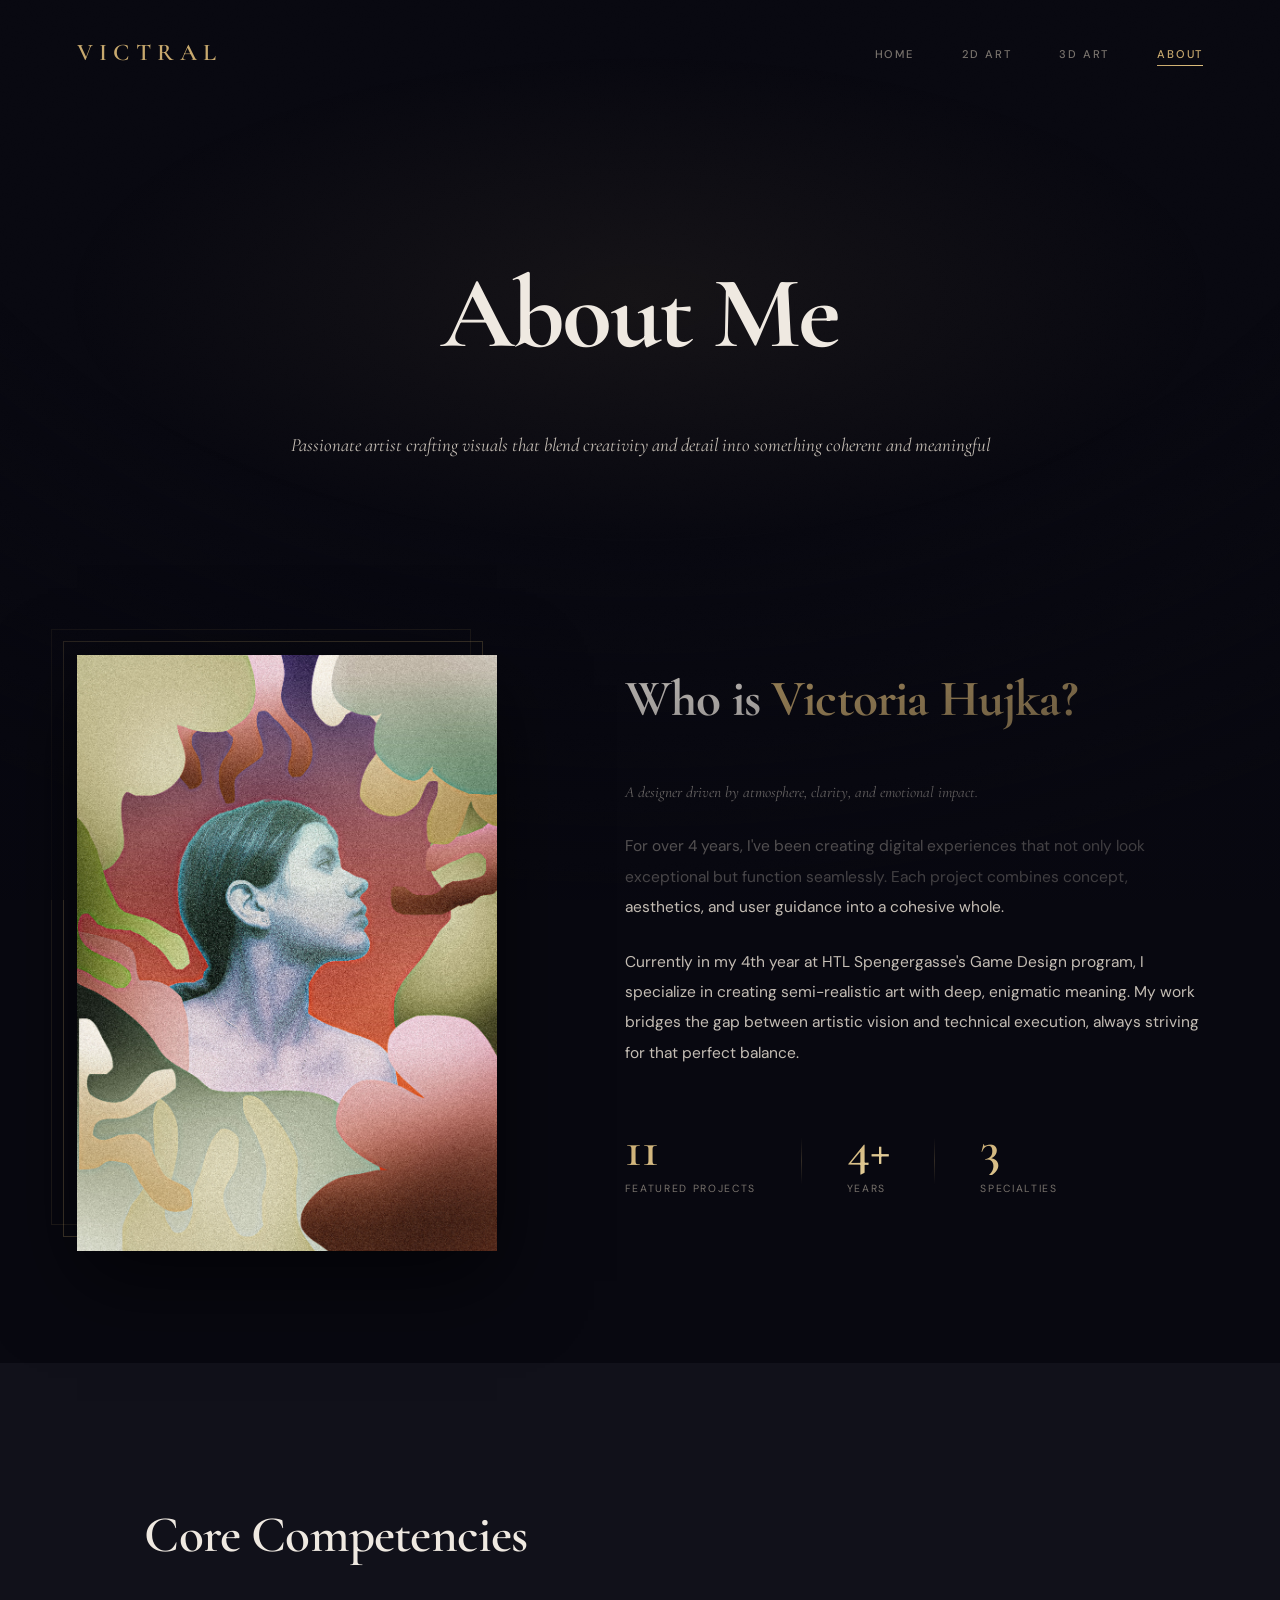
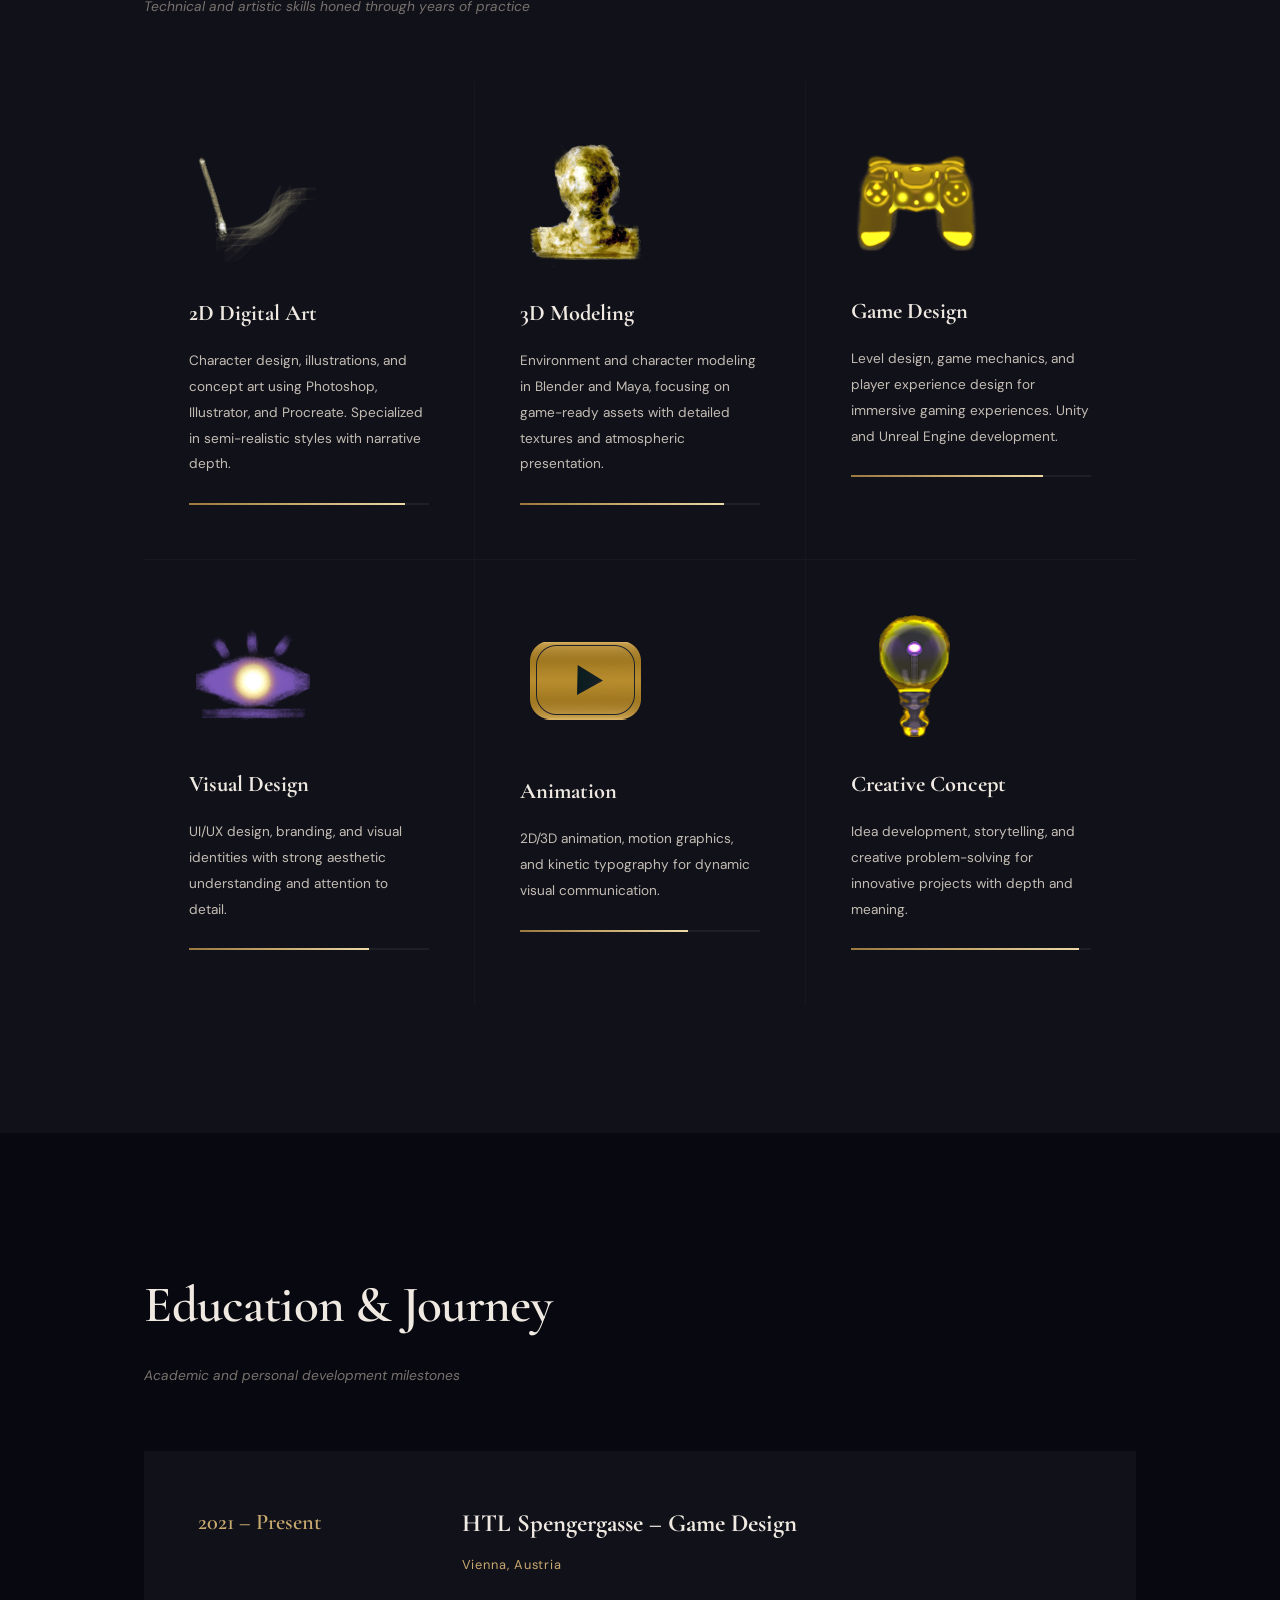
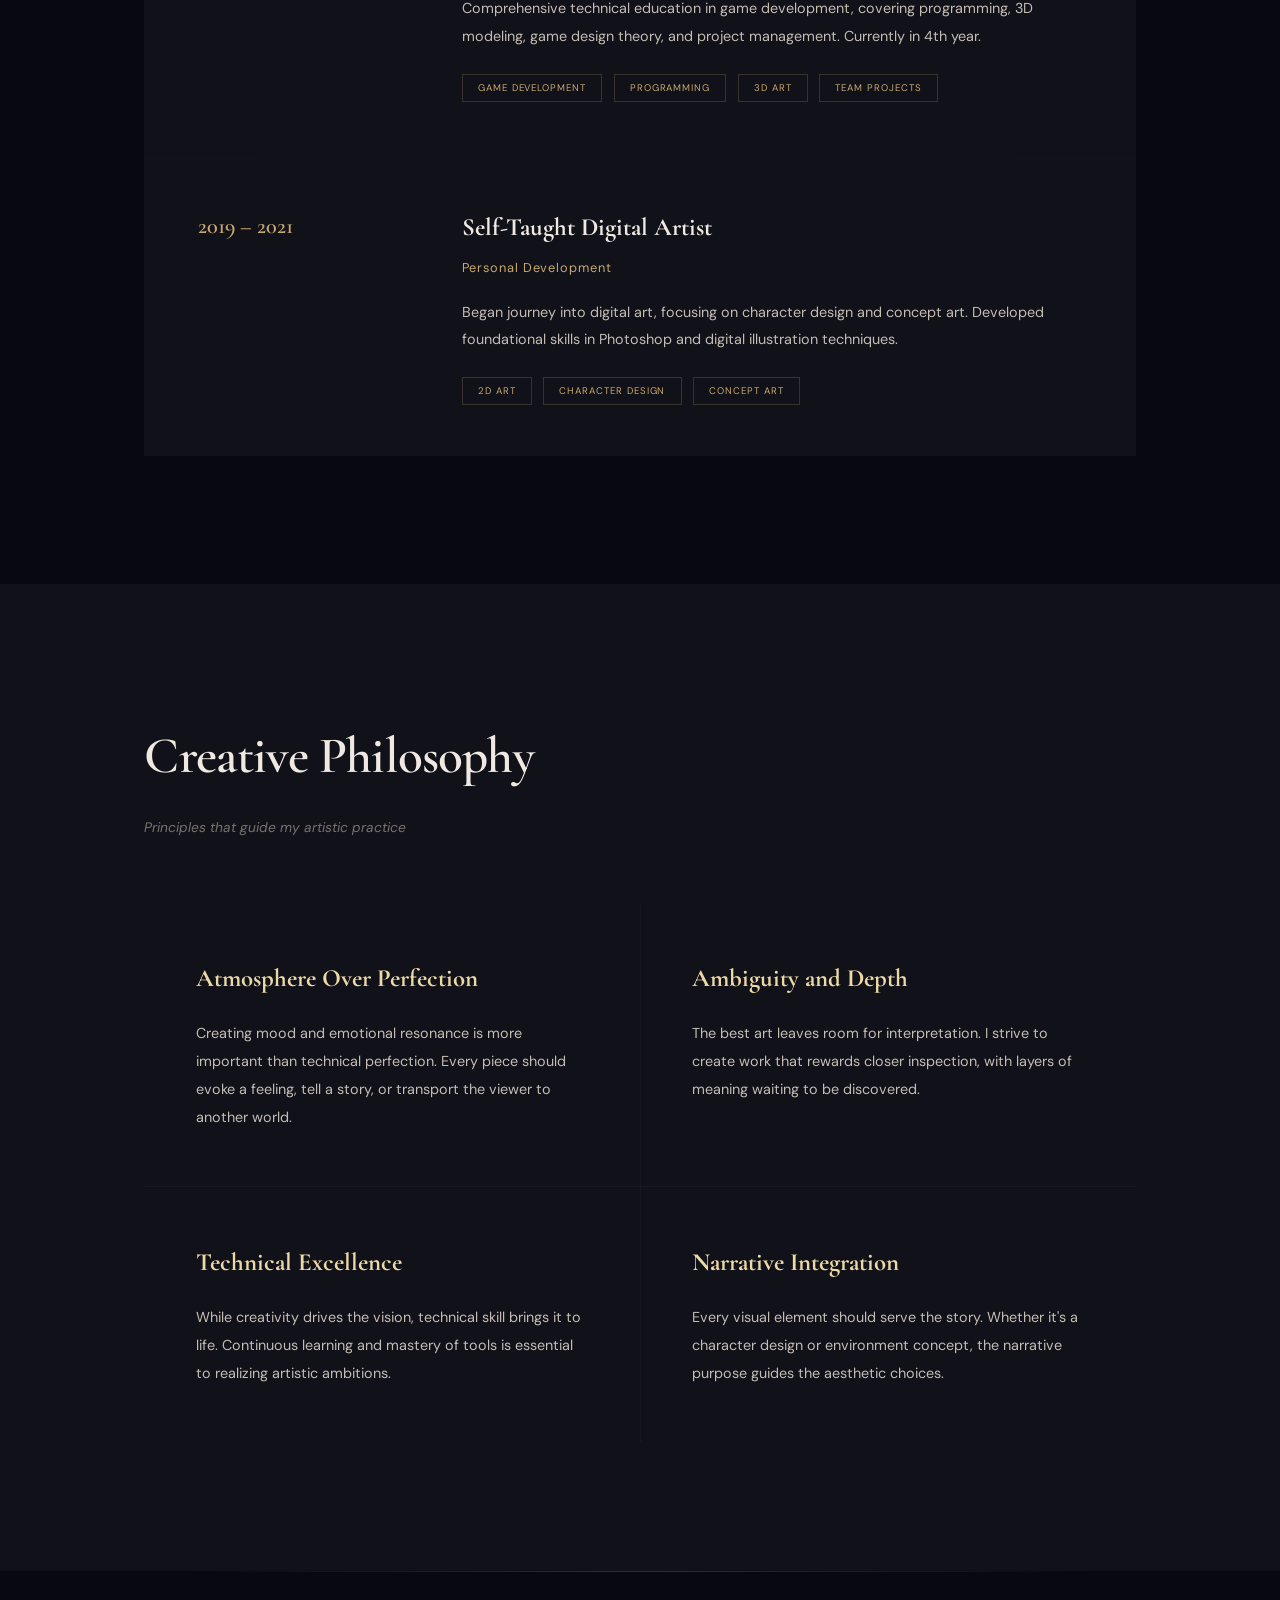
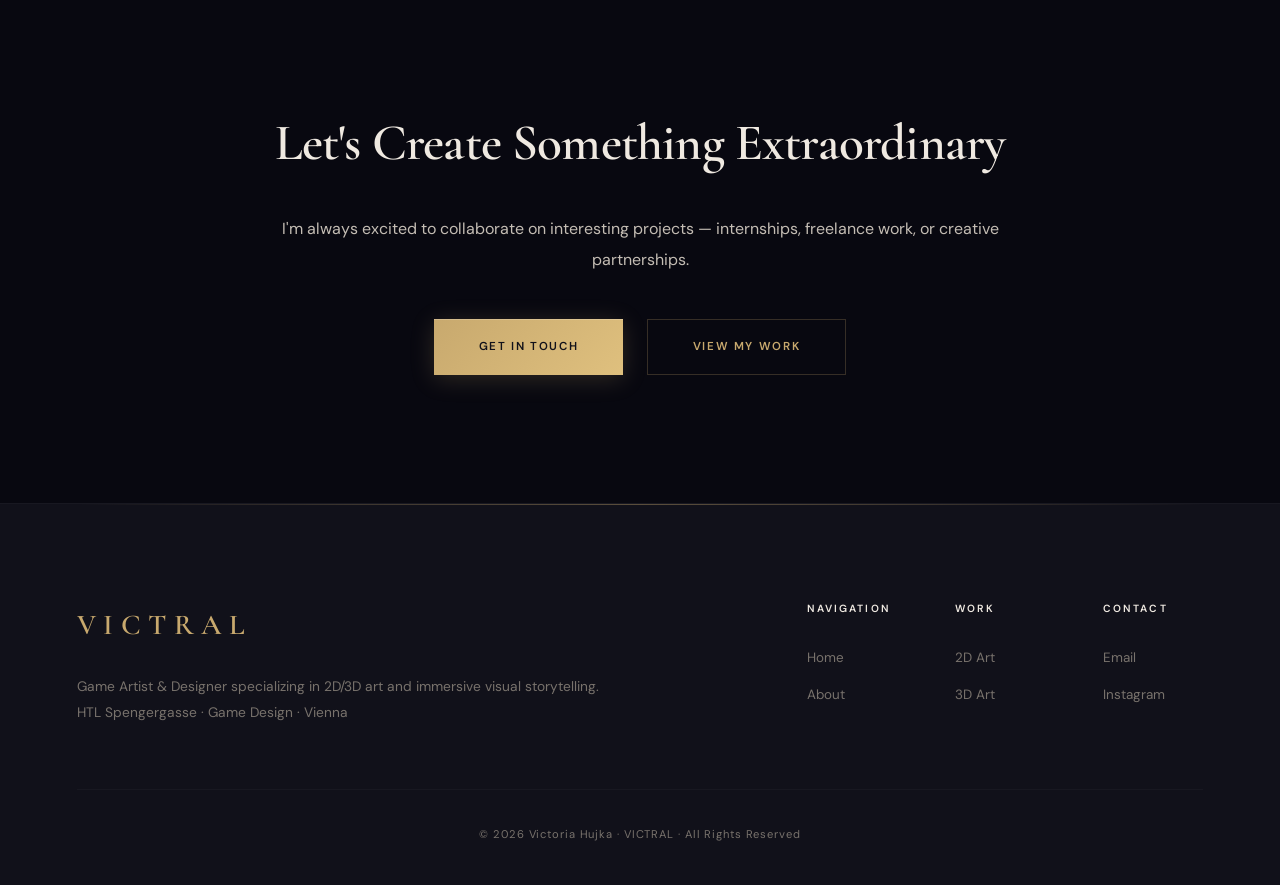
<file: about.html>
<!DOCTYPE html>
<html lang="en">
<head>
    <meta charset="UTF-8">
    <meta name="viewport" content="width=device-width, initial-scale=1.0">
    <title>About — Victoria Hujka</title>
    <link href="https://fonts.googleapis.com/css2?family=Cormorant+Garamond:ital,wght@0,300;0,400;0,600;0,700;1,300;1,400&family=DM+Sans:wght@300;400;500;600&display=swap" rel="stylesheet">
    <link rel="stylesheet" href="styles.css">
</head>
<body>
    <nav id="navbar">
        <div class="nav-container">
            <a href="index.html" class="logo">VICTRAL</a>
            <ul class="nav-menu">
                <li><a href="index.html" class="nav-link">Home</a></li>
                <li><a href="2d-art.html" class="nav-link">2D Art</a></li>
                <li><a href="3d-art.html" class="nav-link">3D Art</a></li>
                <li><a href="about.html" class="nav-link active">About</a></li>
            </ul>
            <button class="nav-toggle" id="navToggle"><span></span><span></span><span></span></button>
        </div>
    </nav>

    <section class="about-hero">
        <div class="about-hero-content">
            <h1>About Me</h1>
            <p class="about-tagline">Passionate artist crafting visuals that blend creativity and detail into something coherent and meaningful</p>
        </div>
    </section>

    <section class="about-main">
        <div class="about-container">
            <div class="about-grid">
                <div class="about-image-section">
                    <div class="about-image-frame">
                        <img src="portrait.jpeg" alt="Victoria Hujka" class="about-portrait">
                    </div>
                </div>

                <div class="about-text-section">
                    <h2>Who is <span class="text-accent">Victoria Hujka?</span></h2>
                    <p class="about-lead">A designer driven by atmosphere, clarity, and emotional impact.</p>
                    <p>For over 4 years, I've been creating digital experiences that not only look exceptional but function seamlessly. Each project combines concept, aesthetics, and user guidance into a cohesive whole.</p>
                    <p>Currently in my 4th year at HTL Spengergasse's Game Design program, I specialize in creating semi-realistic art with deep, enigmatic meaning. My work bridges the gap between artistic vision and technical execution, always striving for that perfect balance.</p>

                    <div class="about-stats">
                        <div class="about-stat">
                            <span class="stat-num">11</span>
                            <span class="stat-lbl">Featured Projects</span>
                        </div>
                        <div class="stat-divider"></div>
                        <div class="about-stat">
                            <span class="stat-num">4+</span>
                            <span class="stat-lbl">Years</span>
                        </div>
                        <div class="stat-divider"></div>
                        <div class="about-stat">
                            <span class="stat-num">3</span>
                            <span class="stat-lbl">Specialties</span>
                        </div>
                    </div>
                </div>
            </div>
        </div>
    </section>

    <section class="skills-deep-dive">
        <div class="skills-container container">
            <h2 class="section-title">Core Competencies</h2>
            <p class="section-subtitle">Technical and artistic skills honed through years of practice</p>
            <div class="skills-grid-detailed">
                <div class="skill-detail-card"><span class="skill-detail-icon"><img src="2dpainticon.png" alt="2D Art Icon"></span><h3>2D Digital Art</h3><p>Character design, illustrations, and concept art using Photoshop, Illustrator, and Procreate. Specialized in semi-realistic styles with narrative depth.</p><div class="skill-proficiency"><div class="proficiency-bar" style="width:90%"></div></div></div>
                <div class="skill-detail-card"><span class="skill-detail-icon"><img src="3dicon.png" alt="3D Modeling Icon"></span><h3>3D Modeling</h3><p>Environment and character modeling in Blender and Maya, focusing on game-ready assets with detailed textures and atmospheric presentation.</p><div class="skill-proficiency"><div class="proficiency-bar" style="width:85%"></div></div></div>
                <div class="skill-detail-card"><span class="skill-detail-icon"><img src="gamedesign.png" alt="Game Design Icon"></span><h3>Game Design</h3><p>Level design, game mechanics, and player experience design for immersive gaming experiences. Unity and Unreal Engine development.</p><div class="skill-proficiency"><div class="proficiency-bar" style="width:80%"></div></div></div>
                <div class="skill-detail-card"><span class="skill-detail-icon"><img src="visualdesign.png" alt="Visual Design Icon"></span><h3>Visual Design</h3><p>UI/UX design, branding, and visual identities with strong aesthetic understanding and attention to detail.</p><div class="skill-proficiency"><div class="proficiency-bar" style="width:75%"></div></div></div>
                <div class="skill-detail-card"><span class="skill-detail-icon"><img src="animation_icon.png" alt="Animation Icon"></span><h3>Animation</h3><p>2D/3D animation, motion graphics, and kinetic typography for dynamic visual communication.</p><div class="skill-proficiency"><div class="proficiency-bar" style="width:70%"></div></div></div>
                <div class="skill-detail-card"><span class="skill-detail-icon"><img src="visualconcept.png" alt="Creative Concept Icon"></span><h3>Creative Concept</h3><p>Idea development, storytelling, and creative problem-solving for innovative projects with depth and meaning.</p><div class="skill-proficiency"><div class="proficiency-bar" style="width:95%"></div></div></div>
            </div>
        </div>
    </section>

    <section class="education-experience">
        <div class="education-container container">
            <h2 class="section-title">Education &amp; Journey</h2>
            <p class="section-subtitle">Academic and personal development milestones</p>
            <div class="timeline">
                <div class="timeline-item">
                    <div class="timeline-date">2021 – Present</div>
                    <div class="timeline-content">
                        <h3>HTL Spengergasse – Game Design</h3>
                        <p class="timeline-location">Vienna, Austria</p>
                        <p class="timeline-description">Comprehensive technical education in game development, covering programming, 3D modeling, game design theory, and project management. Currently in 4th year.</p>
                        <div class="timeline-tags"><span class="timeline-tag">Game Development</span><span class="timeline-tag">Programming</span><span class="timeline-tag">3D Art</span><span class="timeline-tag">Team Projects</span></div>
                    </div>
                </div>
                <div class="timeline-item">
                    <div class="timeline-date">2019 – 2021</div>
                    <div class="timeline-content">
                        <h3>Self-Taught Digital Artist</h3>
                        <p class="timeline-location">Personal Development</p>
                        <p class="timeline-description">Began journey into digital art, focusing on character design and concept art. Developed foundational skills in Photoshop and digital illustration techniques.</p>
                        <div class="timeline-tags"><span class="timeline-tag">2D Art</span><span class="timeline-tag">Character Design</span><span class="timeline-tag">Concept Art</span></div>
                    </div>
                </div>
            </div>
        </div>
    </section>

    <section class="creative-philosophy">
        <div class="philosophy-container container">
            <h2 class="section-title">Creative Philosophy</h2>
            <p class="section-subtitle">Principles that guide my artistic practice</p>
            <div class="philosophy-grid">
                <div class="philosophy-item"><h3>Atmosphere Over Perfection</h3><p>Creating mood and emotional resonance is more important than technical perfection. Every piece should evoke a feeling, tell a story, or transport the viewer to another world.</p></div>
                <div class="philosophy-item"><h3>Ambiguity and Depth</h3><p>The best art leaves room for interpretation. I strive to create work that rewards closer inspection, with layers of meaning waiting to be discovered.</p></div>
                <div class="philosophy-item"><h3>Technical Excellence</h3><p>While creativity drives the vision, technical skill brings it to life. Continuous learning and mastery of tools is essential to realizing artistic ambitions.</p></div>
                <div class="philosophy-item"><h3>Narrative Integration</h3><p>Every visual element should serve the story. Whether it's a character design or environment concept, the narrative purpose guides the aesthetic choices.</p></div>
            </div>
        </div>
    </section>

    <section class="cta-section">
        <div class="cta-content">
            <h2>Let's Create Something Extraordinary</h2>
            <p>I'm always excited to collaborate on interesting projects — internships, freelance work, or creative partnerships.</p>
            <div class="cta-buttons">
                <a href="index.html#contact" class="btn-primary">Get in Touch</a>
                <a href="index.html" class="btn-ghost">View My Work</a>
            </div>
        </div>
    </section>

    <footer>
        <div class="footer-inner">
            <div class="footer-brand">
                <span class="footer-logo">VICTRAL</span>
                <p>Game Artist &amp; Designer specializing in 2D/3D art and immersive visual storytelling.<br>HTL Spengergasse · Game Design · Vienna</p>
            </div>
            <div class="footer-nav">
                <div class="footer-col"><h5>Navigation</h5><a href="index.html">Home</a><a href="about.html">About</a></div>
                <div class="footer-col"><h5>Work</h5><a href="2d-art.html">2D Art</a><a href="3d-art.html">3D Art</a></div>
                <div class="footer-col"><h5>Contact</h5><a href="mailto:victoriahujka@outlook.com">Email</a><a href="https://www.instagram.com/victral_enigmaire/" target="_blank">Instagram</a></div>
            </div>
        </div>
        <div class="footer-bottom"><p>© 2026 Victoria Hujka · VICTRAL · All Rights Reserved</p></div>
    </footer>
    
    <button class="scroll-top" id="scrollTop">↑</button>
    <script src="script.js"></script>
</body>
</html>
</file>
<file: styles.css>
/* ============================================================
   VICTRAL PORTFOLIO — Elevated Luxury Stylesheet v3
   Dark atelier aesthetic · Cormorant Garamond + DM Sans
   ============================================================ */

@import url('https://fonts.googleapis.com/css2?family=Cormorant+Garamond:ital,wght@0,300;0,400;0,600;0,700;1,300;1,400;1,600&family=DM+Sans:ital,opsz,wght@0,9..40,300;0,9..40,400;0,9..40,500;1,9..40,300&display=swap');

/* ─── Reset ─────────────────────────────────────────────── */
*, *::before, *::after { margin: 0; padding: 0; box-sizing: border-box; }

/* ─── Design tokens ──────────────────────────────────────── */
:root {
    /* Ink scale — deep velvet blacks */
    --ink:          #080810;
    --ink-soft:     #11111a;
    --ink-mid:      #1a1a26;
    --ink-raised:   #232330;

    /* Gold palette — warm, never garish */
    --gold:         #c8a96e;
    --gold-bright:  #dfc07e;
    --gold-pale:    #ecd9a6;
    --gold-deep:    #9b7840;
    --gold-whisper: rgba(200,169,110,.06);
    --gold-dim:     rgba(200,169,110,.12);
    --gold-glow:    rgba(200,169,110,.20);
    --gold-line:    rgba(200,169,110,.24);
    --gold-strong:  rgba(200,169,110,.40);

    /* Cream text scale */
    --cream:        #efe9e1;
    --cream-mid:    #c4bdb4;
    --cream-dim:    #78726c;
    --cream-ghost:  rgba(239,233,225,.05);

    /* Borders */
    --border:       rgba(200,169,110,.22);
    --border-s:     rgba(255,255,255,.06);
    --border-xs:    rgba(255,255,255,.032);

    /* Typography */
    --ff-display:   'Cormorant Garamond', Georgia, serif;
    --ff-body:      'DM Sans', system-ui, sans-serif;

    /* Easing */
    --ease-out:     cubic-bezier(.22,.61,.36,1);
    --ease-spring:  cubic-bezier(.34,1.56,.64,1);
    --ease-expo:    cubic-bezier(.19,1,.22,1);
    --ease-circ:    cubic-bezier(.785,.135,.15,.86);
}

html { scroll-behavior: smooth; font-size: 16px; }

body {
    font-family: var(--ff-body);
    background: var(--ink);
    color: var(--cream);
    line-height: 1.75;
    -webkit-font-smoothing: antialiased;
    -moz-osx-font-smoothing: grayscale;
    overflow-x: hidden;
}

img { display: block; max-width: 100%; }
a   { color: inherit; text-decoration: none; }

/* ─── Global atmosphere layers ───────────────────────────── */

/* Film grain */
body::before {
    content: '';
    position: fixed; inset: 0; z-index: 0; pointer-events: none;
    background-image: url("data:image/svg+xml,%3Csvg xmlns='http://www.w3.org/2000/svg' width='256' height='256'%3E%3Cfilter id='n'%3E%3CfeTurbulence type='fractalNoise' baseFrequency='0.8' numOctaves='4' stitchTiles='stitch'/%3E%3CfeColorMatrix type='saturate' values='0'/%3E%3C/filter%3E%3Crect width='256' height='256' filter='url(%23n)' opacity='0.042'/%3E%3C/svg%3E");
    opacity: .65;
    mix-blend-mode: overlay;
}

/* Vignette */
body::after {
    content: '';
    position: fixed; inset: 0; z-index: 0; pointer-events: none;
    background: radial-gradient(ellipse 100% 100% at 50% 0%, transparent 60%, rgba(8,8,16,.7) 100%);
}

/* ─── Custom scrollbar ───────────────────────────────────── */
::-webkit-scrollbar { width: 6px; }
::-webkit-scrollbar-track { background: var(--ink); }
::-webkit-scrollbar-thumb {
    background: linear-gradient(180deg, var(--gold-deep), var(--gold));
    border-radius: 3px;
}
::-webkit-scrollbar-thumb:hover { background: var(--gold); }

/* ─── Text selection ─────────────────────────────────────── */
::selection { background: var(--gold-dim); color: var(--gold-pale); }

/* ─── Container ──────────────────────────────────────────── */
.container { max-width: 1440px; margin: 0 auto; padding: 0 6%; }

/* ─── Navigation ─────────────────────────────────────────── */
nav {
    position: fixed; top: 0; width: 100%; z-index: 999;
    padding: 2rem 6%;
    transition: padding .6s var(--ease-expo), background .6s, box-shadow .6s;
}
nav.scrolled {
    padding: 1.1rem 6%;
    background: rgba(8,8,16,.94);
    backdrop-filter: blur(32px) saturate(200%);
    border-bottom: 1px solid var(--border);
    box-shadow: 0 2px 60px rgba(0,0,0,.6), 0 1px 0 var(--border);
}
.nav-container {
    max-width: 1440px; margin: 0 auto;
    display: flex; align-items: center; justify-content: space-between;
}

/* Logo */
.logo {
    font-family: var(--ff-display);
    font-size: 1.5rem; font-weight: 600;
    letter-spacing: .26em; color: var(--gold);
    text-transform: uppercase; position: relative;
    transition: color .4s, letter-spacing .5s var(--ease-expo);
}
.logo::before {
    content: '';
    position: absolute; bottom: -5px; left: 0;
    width: 100%; height: 1px;
    background: linear-gradient(90deg, var(--gold), var(--gold-bright), transparent);
    transform: scaleX(0); transform-origin: left;
    transition: transform .6s var(--ease-expo);
}
.logo:hover { color: var(--gold-pale); letter-spacing: .32em; }
.logo:hover::before { transform: scaleX(1); }

/* Nav links */
.nav-menu { display: flex; list-style: none; gap: 3rem; align-items: center; }
.nav-link {
    font-size: .7rem; font-weight: 500; letter-spacing: .16em;
    text-transform: uppercase; color: var(--cream-dim);
    position: relative; padding-bottom: .3rem;
    transition: color .35s;
}
.nav-link::after {
    content: '';
    position: absolute; bottom: 0; left: 0; width: 0; height: 1px;
    background: linear-gradient(90deg, var(--gold), var(--gold-bright));
    transition: width .45s var(--ease-expo);
}
.nav-link:hover, .nav-link.active { color: var(--gold); }
.nav-link:hover::after, .nav-link.active::after { width: 100%; }

.nav-toggle {
    display: none; flex-direction: column; gap: 5px;
    background: none; border: none; cursor: pointer; padding: 4px;
}
.nav-toggle span { display: block; width: 24px; height: 1.5px; background: var(--cream); transition: .3s; }

/* ─── Hero ───────────────────────────────────────────────── */
.hero {
    min-height: 100svh;
    display: flex; align-items: center;
    padding: 10rem 6% 6rem;
    position: relative; overflow: hidden;
}

/* Layered radial atmosphere */
.hero::before {
    content: '';
    position: absolute; inset: 0; pointer-events: none; z-index: 0;
    background:
        radial-gradient(ellipse 90% 80% at 78% 38%, rgba(200,169,110,.09) 0%, transparent 55%),
        radial-gradient(ellipse 55% 65% at 18% 72%, rgba(160,120,64,.06) 0%, transparent 52%),
        radial-gradient(ellipse 35% 45% at 55% 10%,  rgba(200,169,110,.04) 0%, transparent 60%);
}

/* Delicate crosshatch grid */
.hero::after {
    content: '';
    position: absolute; inset: 0; pointer-events: none; z-index: 0;
    background-image:
        linear-gradient(rgba(200,169,110,.022) 1px, transparent 1px),
        linear-gradient(90deg, rgba(200,169,110,.022) 1px, transparent 1px);
    background-size: 72px 72px;
    mask-image: radial-gradient(ellipse 90% 90% at 50% 50%, black 20%, transparent 100%);
}

/* Animated ambient orbs */
.hero-bg-orb {
    position: absolute; border-radius: 50%;
    filter: blur(140px); pointer-events: none; z-index: 0;
}
.orb-1 {
    width: 900px; height: 900px;
    background: radial-gradient(circle, rgba(200,169,110,.11) 0%, transparent 68%);
    top: -20%; right: -8%; animation: orbDrift 24s ease-in-out infinite;
}
.orb-2 {
    width: 600px; height: 600px;
    background: radial-gradient(circle, rgba(160,120,64,.08) 0%, transparent 68%);
    bottom: -5%; left: -10%; animation: orbDrift 32s ease-in-out infinite reverse 4s;
}
.orb-3 {
    width: 350px; height: 350px;
    background: radial-gradient(circle, rgba(200,169,110,.06) 0%, transparent 68%);
    top: 55%; left: 38%; animation: orbDrift 19s ease-in-out infinite 8s;
}
@keyframes orbDrift {
    0%,100% { transform: translate(0,0) scale(1); }
    30%      { transform: translate(-35px,-50px) scale(1.06); }
    65%      { transform: translate(25px,-20px) scale(.96); }
}

.hero-content {
    position: relative; z-index: 1;
    max-width: 1440px; width: 100%;
    display: grid; grid-template-columns: 1fr auto;
    gap: 8rem; align-items: center;
}

/* Eyebrow */
.hero-eyebrow {
    display: flex; align-items: center; gap: 1.4rem;
    font-size: .68rem; letter-spacing: .26em; text-transform: uppercase;
    color: var(--gold); font-weight: 500; margin-bottom: 2.4rem;
    opacity: 0; animation: heroReveal .9s var(--ease-expo) .08s forwards;
}
.eyebrow-line {
    display: inline-block; width: 48px; height: 1px;
    background: linear-gradient(90deg, var(--gold), transparent);
}

/* H1 */
.hero-text h1 {
    font-family: var(--ff-display);
    font-size: clamp(4.8rem, 9vw, 9.5rem);
    font-weight: 700; line-height: .94; letter-spacing: -.025em;
    color: var(--cream); margin-bottom: 2.4rem;
    opacity: 0; animation: heroReveal 1s var(--ease-expo) .22s forwards;
}
.hero-text h1 em {
    font-style: italic; font-weight: 300;
    color: transparent;
    background: linear-gradient(135deg, var(--gold-pale) 0%, var(--gold) 60%);
    -webkit-background-clip: text; -webkit-text-fill-color: transparent;
    background-clip: text;
    display: block;
}

/* Sub */
.hero-sub {
    max-width: 520px;
    color: var(--cream-mid); font-size: .98rem; line-height: 1.92;
    margin-bottom: 3.2rem;
    opacity: 0; animation: heroReveal .9s var(--ease-expo) .38s forwards;
}

/* Stats */
.hero-stats {
    display: flex; align-items: center; gap: 3rem; margin-bottom: 4rem;
    opacity: 0; animation: heroReveal .9s var(--ease-expo) .54s forwards;
}
.stat-divider {
    width: 1px; height: 48px;
    background: linear-gradient(to bottom, transparent, var(--border), transparent);
}
.stat-item { display: flex; flex-direction: column; }
.stat-num {
    font-family: var(--ff-display);
    font-size: 3.2rem; font-weight: 600; line-height: 1;
    background: linear-gradient(135deg, var(--gold) 0%, var(--gold-pale) 100%);
    -webkit-background-clip: text; -webkit-text-fill-color: transparent;
    background-clip: text; margin-bottom: .3rem;
}
.stat-lbl {
    font-size: .65rem; letter-spacing: .16em; text-transform: uppercase; color: var(--cream-dim);
}

/* Actions */
.hero-actions {
    display: flex; gap: 1.4rem; flex-wrap: wrap;
    opacity: 0; animation: heroReveal .9s var(--ease-expo) .70s forwards;
}

/* Scroll hint */
.hero-scroll-hint {
    position: absolute; bottom: 3rem; left: 6%; z-index: 1;
    display: flex; align-items: center; gap: 1.2rem;
    font-size: .62rem; letter-spacing: .24em; text-transform: uppercase; color: var(--cream-dim);
    opacity: 0; animation: heroReveal .8s var(--ease-expo) 1.3s forwards;
}
.scroll-line {
    width: 54px; height: 1px;
    background: linear-gradient(90deg, var(--gold-line), transparent);
    animation: scrollPulse 3s ease-in-out infinite;
}
@keyframes scrollPulse {
    0%,100% { opacity: .4; transform: scaleX(1); }
    50%      { opacity: 1;  transform: scaleX(.45); transform-origin: left; }
}

/* Keyframe */
@keyframes heroReveal {
    from { opacity: 0; transform: translateY(22px); }
    to   { opacity: 1; transform: translateY(0); }
}

/* ─── Buttons ────────────────────────────────────────────── */
.btn-primary, .btn-ghost {
    display: inline-flex; align-items: center; gap: .65rem;
    padding: 1.05rem 2.8rem;
    font-size: .72rem; font-weight: 600; letter-spacing: .14em; text-transform: uppercase;
    font-family: var(--ff-body); position: relative; overflow: hidden; cursor: pointer;
    transition: transform .35s var(--ease-out), box-shadow .35s, color .3s, background-color .3s, border-color .3s;
}
/* Shimmer sweep */
.btn-primary::before, .btn-ghost::before {
    content: '';
    position: absolute; top: 0; left: -120%; width: 55%; height: 100%;
    background: linear-gradient(90deg, transparent, rgba(255,255,255,.18), transparent);
    transition: left .55s var(--ease-expo); pointer-events: none; transform: skewX(-15deg);
}
.btn-primary:hover::before, .btn-ghost:hover::before { left: 150%; }

.btn-primary {
    background: linear-gradient(135deg, var(--gold), var(--gold-bright));
    color: var(--ink-soft); border: none;
    box-shadow: 0 4px 24px rgba(200,169,110,.2), inset 0 1px 0 rgba(255,255,255,.2);
}
.btn-primary:hover {
    transform: translateY(-3px);
    box-shadow: 0 16px 44px rgba(200,169,110,.35), 0 0 0 4px rgba(200,169,110,.1), inset 0 1px 0 rgba(255,255,255,.2);
}
.btn-ghost {
    background: transparent; color: var(--gold); border: 1px solid var(--gold-line);
}
.btn-ghost:hover {
    border-color: var(--gold); background: var(--gold-dim);
    color: var(--gold-pale); transform: translateY(-3px);
    box-shadow: 0 10px 36px rgba(0,0,0,.35);
}

/* ─── Portrait  ──────────────────────────────────────────── */
/* Hero visual wrapper */
.hero-visual {
    position: relative;
    opacity: 0; animation: visualReveal 1.3s var(--ease-expo) .3s forwards;
}
@keyframes visualReveal {
    from { opacity: 0; transform: scale(.93) translateY(24px); }
    to   { opacity: 1; transform: scale(1)  translateY(0); }
}

.portrait-wrap {
    position: relative; width: 390px; height: 490px;
}

/* Outer frame 1 — morphs alongside portrait */
.portrait-wrap::before {
    content: '';
    position: absolute; top: -22px; left: -22px; right: 22px; bottom: 22px;
    border: 1px solid var(--gold); opacity: .24; pointer-events: none;
    animation: outerFrameMorph 13s ease-in-out infinite;
    transition: opacity .6s;
}
/* Outer frame 2 — counter-rotates for depth */
.portrait-wrap::after {
    content: '';
    position: absolute; top: -36px; left: -36px; right: 36px; bottom: 36px;
    border: 1px solid var(--gold); opacity: .10; pointer-events: none;
    animation: outerFrameMorph 13s ease-in-out infinite reverse 4s;
}
.portrait-wrap:hover::before { opacity: .55; }
.portrait-wrap:hover::after  { opacity: .22; }

@keyframes outerFrameMorph {
    0%,100% { border-radius: 4px;               transform: rotate(0deg)   scale(1);     }
    20%      { border-radius: 30% 6% 30% 6%;     transform: rotate(.7deg)  scale(1.004); }
    45%      { border-radius: 6% 30% 6% 30%;     transform: rotate(-1.1deg) scale(.997); }
    70%      { border-radius: 22% 6% 22% 6%;     transform: rotate(.6deg)  scale(1.002); }
}

/* Portrait image — continuous organic morph (PRESERVED) */
.portrait-img {
    width: 100%; height: 100%; object-fit: cover;
    position: relative; z-index: 2;
    border-radius: 30% 70% 70% 30% / 30% 30% 70% 70%;
    animation: imgMorph 10s ease-in-out infinite;
    box-shadow:
        0 32px 90px rgba(0,0,0,.7),
        0 0 0 1px rgba(200,169,110,.1),
        inset 0 0 40px rgba(0,0,0,.15);
    transition: box-shadow .7s var(--ease-out);
}
@keyframes imgMorph {
    0%,100% { border-radius: 30% 70% 70% 30% / 30% 30% 70% 70%; }
    18%      { border-radius: 58% 42% 75% 25% / 76% 46% 54% 24%; }
    38%      { border-radius: 50% 50% 33% 67% / 55% 27% 73% 45%; }
    60%      { border-radius: 33% 67% 58% 42% / 63% 68% 32% 37%; }
    80%      { border-radius: 45% 55% 40% 60% / 40% 60% 40% 60%; }
}
.portrait-wrap:hover .portrait-img {
    box-shadow:
        0 44px 110px rgba(0,0,0,.75),
        0 0 0 1px rgba(200,169,110,.25),
        0 0 80px rgba(200,169,110,.1);
}

/* Rotating gold conic glow ring behind portrait */
.portrait-glow {
    position: absolute; inset: -4px; z-index: 1; pointer-events: none;
    border-radius: 30% 70% 70% 30% / 30% 30% 70% 70%;
    animation: imgMorph 10s ease-in-out infinite, glowRotate 10s linear infinite;
    background: conic-gradient(from 0deg,
        transparent   0%,
        transparent  55%,
        rgba(200,169,110,.28) 70%,
        rgba(236,217,166,.18) 80%,
        transparent  95%,
        transparent 100%
    );
    filter: blur(16px);
    opacity: .9;
}
@keyframes glowRotate {
    from { transform: rotate(0deg); }
    to   { transform: rotate(360deg); }
}

/* Corner accent marks */
.portrait-corner {
    position: absolute; z-index: 3; width: 18px; height: 18px; pointer-events: none;
    transition: opacity .5s, transform .5s var(--ease-expo);
    opacity: .5;
}
.portrait-corner--tl { top: -28px; left: -28px; border-top: 1px solid var(--gold); border-left: 1px solid var(--gold); }
.portrait-corner--tr { top: -28px; right: 28px; border-top: 1px solid var(--gold); border-right: 1px solid var(--gold); }
.portrait-corner--bl { bottom: 28px; left: -28px; border-bottom: 1px solid var(--gold); border-left: 1px solid var(--gold); }
.portrait-corner--br { bottom: 28px; right: 28px; border-bottom: 1px solid var(--gold); border-right: 1px solid var(--gold); }
.portrait-wrap:hover .portrait-corner { opacity: 1; }
.portrait-wrap:hover .portrait-corner--tl { transform: translate(-3px,-3px); }
.portrait-wrap:hover .portrait-corner--tr { transform: translate(3px,-3px); }
.portrait-wrap:hover .portrait-corner--bl { transform: translate(-3px,3px); }
.portrait-wrap:hover .portrait-corner--br { transform: translate(3px,3px); }

/* Badge */
.portrait-badge {
    position: absolute; bottom: -20px; left: -24px; z-index: 4;
    padding: 1.1rem 1.7rem;
    background: rgba(17,17,26,.97);
    border: 1px solid var(--border);
    backdrop-filter: blur(24px);
    display: flex; flex-direction: column; gap: .25rem;
    box-shadow: 0 10px 40px rgba(0,0,0,.6), 0 0 0 1px rgba(255,255,255,.04);
    transition: transform .45s var(--ease-out), box-shadow .45s;
}
.portrait-badge::before {
    content: '';
    position: absolute; top: 0; left: 0; right: 0; height: 1px;
    background: linear-gradient(90deg, var(--gold), transparent);
}
.portrait-badge:hover { transform: translateY(-4px); box-shadow: 0 18px 50px rgba(0,0,0,.6); }
.portrait-badge span {
    font-size: .62rem; text-transform: uppercase; letter-spacing: .16em; color: var(--cream-dim);
}
.portrait-badge strong {
    font-size: 1rem; font-family: var(--ff-display); color: var(--gold); font-weight: 600;
}

/* ─── Sections ───────────────────────────────────────────── */
section { padding: 9rem 0; position: relative; }

.section-header { margin-bottom: 5rem; }
.section-header.centered { text-align: center; }
.section-header.centered .section-eyebrow { justify-content: center; }
.section-header.centered .section-eyebrow::before { display: none; }

.section-eyebrow {
    display: inline-flex; align-items: center; gap: 1.2rem;
    font-size: .65rem; letter-spacing: .26em; text-transform: uppercase;
    color: var(--gold); font-weight: 500; margin-bottom: 1.6rem;
}
.section-eyebrow::before {
    content: '';
    display: inline-block; width: 28px; height: 1px;
    background: linear-gradient(90deg, var(--gold), transparent);
}

.section-header h2 {
    font-family: var(--ff-display);
    font-size: clamp(2.8rem, 5vw, 4.5rem); font-weight: 600;
    line-height: 1.06; color: var(--cream); letter-spacing: -.018em;
}
.section-header h2 em { font-style: italic; font-weight: 300; color: var(--gold-pale); }

/* ─── Disciplines ────────────────────────────────────────── */
.disciplines { background: var(--ink-soft); position: relative; overflow: hidden; }
.disciplines::before {
    content: ''; position: absolute; top: 0; left: 0; right: 0; height: 1px;
    background: linear-gradient(90deg, transparent 0%, var(--gold-line) 35%, var(--gold-strong) 50%, var(--gold-line) 65%, transparent 100%);
}
.disciplines::after {
    content: ''; position: absolute; bottom: 0; left: 0; right: 0; height: 1px;
    background: linear-gradient(90deg, transparent 0%, var(--border-s) 50%, transparent 100%);
}

.disciplines-grid {
    display: grid; grid-template-columns: repeat(3, 2fr);
    gap: 1px; background: var(--border-xs);
}
.disc-card {
    padding: 3.5rem 3.2rem; background: var(--ink-soft);
    position: relative; overflow: hidden;
    display: flex; flex-direction: column;
    transition: gradient .45s;
}
/* Top bar reveal */
.disc-card::before {
    content: ''; position: absolute; top: 0; left: 0; right: 0; height: 2px;
    background: linear-gradient(90deg, var(--gold-deep), var(--gold), var(--gold-bright), transparent);
    transform: scaleX(0); transform-origin: left; transition: transform .7s var(--ease-expo);
}
/* Internal glow */
.disc-card::after {
    content: ''; position: absolute; top: -80px; right: -80px;
    width: 240px; height: 240px;
    background: radial-gradient(circle, var(--gold-glow) 0%, transparent 70%);
    opacity: 0; transition: opacity .6s; pointer-events: none;
}
.disc-card:hover { background: var(--ink-mid); }
.disc-card:hover::before { transform: scaleX(1); }
.disc-card:hover::after  { opacity: 1; }

.disc-num {
    font-family: var(--ff-display); font-size: 6rem; font-weight: 700;
    position: absolute; top: 1.2rem; right: 2.2rem; line-height: 1;
    color: rgba(200,169,110,.055); transition: color .5s;
    user-select: none;
}
.disc-card:hover .disc-num { color: rgba(200,169,110,.11); }

.disc-icon {
    font-size: 2.6rem; margin-bottom: 2.4rem; display: inline-block;
    filter: saturate(.4); transition: filter .5s, transform .6s var(--ease-spring);
}
.disc-card:hover .disc-icon { filter: saturate(1); transform: scale(1.18) rotate(6deg); }

.disc-card h3 {
    font-family: var(--ff-display); font-size: 1.85rem; font-weight: 600;
    color: var(--cream); margin-bottom: 1.2rem; letter-spacing: -.012em;
    transition: color .3s;
}
.disc-card:hover h3 { color: var(--gold-pale); }
.disc-card p { color: var(--cream-mid); line-height: 1.92; font-size: .92rem; flex: 1; margin-bottom: 2.8rem; }
.disc-meta {
    display: flex; justify-content: space-between; align-items: center;
    padding-top: 1.6rem; border-top: 1px solid var(--border-xs);
    font-size: .65rem; text-transform: uppercase; letter-spacing: .14em; color: var(--gold);
}
.disc-arrow { font-size: 1rem; transition: transform .45s var(--ease-spring); }
.disc-card:hover .disc-arrow { transform: translateX(9px); }

/* ─── Featured Work ──────────────────────────────────────── */
.featured { position: relative; }
.featured::before {
    content: ''; position: absolute; top: 0; left: 0; right: 0; height: 1px;
    background: linear-gradient(90deg, transparent 5%, var(--border-s) 50%, transparent 95%);
}
.featured-grid {
    display: grid; grid-template-columns: 1fr 1fr; grid-template-rows: auto auto;
    gap: 2px; margin-bottom: 4rem; background: var(--border-xs);
}
.feat-large { grid-row: 1 / 3; }
.feat-item {
    display: flex; flex-direction: column; overflow: hidden; background: var(--ink-soft);
    transition: background-color .3s;
}
.feat-item:hover { background: var(--ink-mid); }
.feat-img-wrap {
    position: relative; overflow: hidden; background: var(--ink-mid); aspect-ratio: 4/3; flex: 1;
}
.feat-large .feat-img-wrap { aspect-ratio: 3/4; }
.feat-img {
    width: 100%; height: 100%; object-fit: cover;
    transition: transform 1.1s var(--ease-expo), filter .65s; filter: saturate(.8);
}
.feat-item:hover .feat-img { transform: scale(1.08); filter: saturate(1.05); }
.feat-overlay {
    position: absolute; inset: 0;
    background: linear-gradient(to top, rgba(8,8,16,.97) 0%, rgba(8,8,16,.45) 40%, transparent 70%);
    display: flex; flex-direction: column; justify-content: flex-end; padding: 2.5rem;
    opacity: 0; transition: opacity .45s;
}
.feat-item:hover .feat-overlay { opacity: 1; }
.feat-cat { font-size: .62rem; text-transform: uppercase; letter-spacing: .18em; color: var(--gold); margin-bottom: .6rem; }
.feat-overlay h3 {
    font-family: var(--ff-display); font-size: 2.1rem; font-weight: 600;
    color: var(--cream); letter-spacing: -.012em;
    transform: translateY(10px); transition: transform .45s var(--ease-expo);
}
.feat-item:hover .feat-overlay h3 { transform: translateY(0); }
.feat-info {
    padding: 1.4rem 1.9rem; display: flex; align-items: center; gap: 1.2rem;
    background: var(--ink-soft); border-top: 1px solid var(--border-xs);
}
.feat-tag {
    font-size: .62rem; text-transform: uppercase; letter-spacing: .1em;
    padding: .32rem .95rem; border: 1px solid var(--border); color: var(--gold); white-space: nowrap;
    transition: background .3s;
}
.feat-item:hover .feat-tag { background: var(--gold-dim); }
.feat-info h4 { font-family: var(--ff-display); font-size: 1.05rem; color: var(--cream); flex: 1; }
.feat-year { font-size: .72rem; color: var(--cream-dim); margin-left: auto; }
.view-all { text-align: center; }

/* ─── Tools ──────────────────────────────────────────────── */
.tools-section { background: var(--ink-soft); position: relative; }
.tools-section::before {
    content: ''; position: absolute; top: 0; left: 0; right: 0; height: 1px;
    background: linear-gradient(90deg, transparent 5%, var(--gold-line) 50%, transparent 95%);
}
.tools-grid { display: grid; grid-template-columns: repeat(3, 1fr); gap: 1px; background: var(--border-xs); }
.tool-group {
    padding: 3.2rem; background: var(--ink-soft);
    transition: background .35s; position: relative;
}
.tool-group:hover { background: var(--ink-mid); }
.tool-group h4 {
    font-family: var(--ff-display); font-size: 1.3rem; font-weight: 600; color: var(--gold);
    margin-bottom: 2rem; padding-bottom: 1.3rem; border-bottom: 1px solid var(--border-xs);
    position: relative;
}
.tool-group h4::after {
    content: ''; position: absolute; bottom: -1px; left: 0;
    width: 28px; height: 1px; background: var(--gold); transition: width .45s var(--ease-expo);
}
.tool-group:hover h4::after { width: 90px; }
.tool-chips { display: flex; flex-wrap: wrap; gap: .7rem; }
.chip {
    padding: .45rem 1.15rem; border: 1px solid var(--border-xs);
    font-size: .72rem; color: var(--cream-mid); cursor: default;
    transition: border-color .3s, color .3s, transform .3s var(--ease-out), background .3s;
}
.chip:hover { border-color: var(--gold); color: var(--gold-pale); background: var(--gold-dim); transform: translateY(-2px); }

/* ─── Contact ────────────────────────────────────────────── */
.contact-section { position: relative; overflow: hidden; }
.contact-section::before {
    content: ''; position: absolute; inset: 0; pointer-events: none;
    background:
        radial-gradient(ellipse 65% 75% at 8% 50%, rgba(200,169,110,.055) 0%, transparent 58%),
        radial-gradient(ellipse 45% 55% at 92% 80%, rgba(160,120,64,.04) 0%, transparent 52%);
}
.contact-section::after {
    content: ''; position: absolute; top: 0; left: 8%; right: 8%; height: 1px;
    background: linear-gradient(90deg, transparent, var(--gold-line), transparent);
}
.contact-inner {
    position: relative; z-index: 1;
    display: grid; grid-template-columns: 1fr 1fr; gap: 8rem; align-items: start;
}
.contact-left h2 {
    font-family: var(--ff-display); font-size: clamp(2.4rem, 4.5vw, 4rem);
    font-weight: 600; line-height: 1.06; color: var(--cream);
    margin-bottom: 2rem; letter-spacing: -.018em;
}
.contact-left h2 em { font-style: italic; font-weight: 300; color: var(--gold-pale); }
.contact-body { color: var(--cream-mid); line-height: 1.94; font-size: .98rem; }
.contact-right { display: flex; flex-direction: column; gap: 1.1rem; }
.contact-card {
    display: flex; align-items: center; gap: 1.8rem;
    padding: 1.7rem 2rem; background: var(--ink-soft); border: 1px solid var(--border-xs);
    position: relative; overflow: hidden;
    transition: transform .38s var(--ease-out), border-color .38s, background-color .38s, box-shadow .38s;
}
.contact-card::before {
    content: ''; position: absolute; left: 0; top: 0; bottom: 0; width: 2px;
    background: linear-gradient(to bottom, var(--gold), var(--gold-deep), transparent);
    transform: scaleY(0); transform-origin: top; transition: transform .45s var(--ease-expo);
}
.contact-card::after {
    content: ''; position: absolute; top: 0; left: 0; right: 0; height: 1px;
    background: linear-gradient(90deg, var(--gold-dim), transparent);
    opacity: 0; transition: opacity .4s;
}
.contact-card:not(.no-link):hover {
    transform: translateX(12px); border-color: var(--border);
    background: var(--ink-mid); box-shadow: 0 14px 50px rgba(0,0,0,.4);
}
.contact-card:not(.no-link):hover::before { transform: scaleY(1); }
.contact-card:not(.no-link):hover::after  { opacity: 1; }
.contact-card-icon {
    width: 48px; height: 48px; background: var(--gold-whisper); border: 1px solid var(--border);
    display: flex; align-items: center; justify-content: center;
    font-size: 1.1rem; color: var(--gold); flex-shrink: 0;
    transition: background .3s, transform .45s var(--ease-spring), border-color .3s;
}
.contact-card:hover .contact-card-icon { background: var(--gold-dim); transform: scale(1.1); border-color: var(--gold); }
.contact-card-label { font-size: .6rem; text-transform: uppercase; letter-spacing: .16em; color: var(--cream-dim); display: block; margin-bottom: .28rem; }
.contact-card-value {
    font-family: var(--ff-display); font-size: 1.12rem; font-weight: 600; color: var(--cream);
    transition: color .3s;
}
.contact-card:hover .contact-card-value { color: var(--gold-pale); }

/* ─── Footer ─────────────────────────────────────────────── */
footer {
    background: var(--ink-soft); border-top: 1px solid var(--border-xs);
    padding: 6rem 6% 2.5rem; position: relative;
}
footer::before {
    content: ''; position: absolute; top: 0; left: 6%; right: 6%; height: 1px;
    background: linear-gradient(90deg, transparent, var(--gold-line) 25%, var(--gold-strong) 50%, var(--gold-line) 75%, transparent);
}
.footer-inner {
    max-width: 1440px; margin: 0 auto;
    display: grid; grid-template-columns: 1.6fr 1fr; gap: 6rem;
    padding-bottom: 4rem; border-bottom: 1px solid var(--border-xs);
}
.footer-logo {
    font-family: var(--ff-display); font-size: 1.8rem; font-weight: 600;
    letter-spacing: .26em; color: var(--gold); display: block; margin-bottom: 1.4rem;
}
.footer-brand p { color: var(--cream-dim); font-size: .86rem; line-height: 1.9; }
.footer-nav { display: grid; grid-template-columns: repeat(3,1fr); gap: 3rem; }
.footer-col h5 {
    font-size: .65rem; text-transform: uppercase; letter-spacing: .2em;
    color: var(--cream); font-weight: 600; margin-bottom: 1.7rem;
}
.footer-col a {
    display: block; font-size: .84rem; color: var(--cream-dim); margin-bottom: .9rem;
    position: relative; padding-left: 0;
    transition: color .3s, padding-left .35s var(--ease-expo);
}
.footer-col a::before {
    content: ''; position: absolute; left: 0; top: 50%; transform: translateY(-50%);
    width: 0; height: 1px; background: var(--gold); transition: width .35s var(--ease-expo);
}
.footer-col a:hover { color: var(--gold); padding-left: 1.3rem; }
.footer-col a:hover::before { width: .9rem; }
.footer-bottom {
    max-width: 1440px; margin: 2.2rem auto 0;
    text-align: center; font-size: .7rem; color: var(--cream-dim); letter-spacing: .08em;
}

/* ─── Scroll-to-top ──────────────────────────────────────── */
.scroll-top {
    position: fixed; bottom: 2.5rem; right: 2.5rem;
    width: 50px; height: 50px;
    background: var(--ink-soft); color: var(--gold);
    border: 1px solid var(--border); cursor: pointer;
    font-size: 1rem;
    opacity: 0; visibility: hidden;
    transition: opacity .3s, visibility .3s, transform .45s var(--ease-spring), background .3s, box-shadow .3s;
    z-index: 900; display: flex; align-items: center; justify-content: center;
}
.scroll-top.visible { opacity: 1; visibility: visible; }
.scroll-top:hover {
    background: var(--gold); color: var(--ink);
    transform: translateY(-6px); box-shadow: 0 14px 36px rgba(200,169,110,.35);
}

/* ─── Art / Gallery pages ────────────────────────────────── */
.category-hero {
    min-height: 65vh; display: flex; align-items: center;
    padding: 14rem 6% 6rem; position: relative; overflow: hidden;
}
.category-hero::before {
    content: ''; position: absolute; inset: 0; pointer-events: none;
    background:
        radial-gradient(ellipse 70% 62% at 68% 38%, rgba(200,169,110,.09) 0%, transparent 62%),
        radial-gradient(ellipse 42% 55% at 18% 82%, rgba(160,120,64,.06) 0%, transparent 55%);
}
.category-hero::after {
    content: ''; position: absolute; inset: 0; pointer-events: none;
    background-image: radial-gradient(circle, rgba(200,169,110,.14) 1px, transparent 1px);
    background-size: 42px 42px; opacity: .18;
    mask-image: radial-gradient(ellipse 72% 72% at 72% 42%, black 0%, transparent 100%);
}
.category-hero-content { 
    position: absolute; top: 50%; left: 50%; transform: translate(-50%, -50%);
    z-index: 1; 
    max-width: 100%; 
    width: 100%;
}

.category-icon {
 
    display: table-row; margin: 0 auto 2.4rem;
    width: 100%; 
    max-width: 100%;
    text-align: center;
    animation: iconFloat 5s ease-in-out infinite alternate;
    filter: drop-shadow(0 12px 36px rgba(200,169,110,.22));
}

@keyframes iconFloat {
    0%,100% { transform: translateY(0px) rotate(0deg); }
    50%      { transform: translateY(-2px) rotate(1deg); }
}
.category-title {
    font-family: var(--ff-display); font-size: clamp(3.2rem, 6.5vw, 6rem);
    font-weight: 700; color: var(--cream); margin-bottom: 1.6rem;
    line-height: 1.02; letter-spacing: -.022em;
}
.category-description { font-size: 1.05rem; color: var(--cream-mid); line-height: 1.92; max-width: 680px; margin-bottom: 3.5rem; }
.category-stats { display: flex; gap: 4.5rem; }
.stat-badge { display: flex; flex-direction: column; }
.stat-badge .stat-number {
    font-family: var(--ff-display); font-size: 3.4rem; font-weight: 600;
    background: linear-gradient(135deg, var(--gold), var(--gold-pale));
    -webkit-background-clip: text; -webkit-text-fill-color: transparent;
    background-clip: text; line-height: 1;
}
.stat-badge .stat-label { font-size: .65rem; text-transform: uppercase; letter-spacing: .14em; color: var(--cream-dim); }

/* Filter */
.filter-section-art {
    position: sticky; top: 72px; z-index: 100;
    padding: 1.4rem 6%;
    background: rgba(8,8,16,.94);
    backdrop-filter: blur(32px) saturate(200%);
    border-bottom: 1px solid var(--border-xs);
}
.filter-container { max-width: 1440px; margin: 0 auto; display: flex; gap: .9rem; flex-wrap: wrap; }
.art-filter-btn {
    padding: .58rem 1.9rem; background: transparent; border: 1px solid var(--border-xs);
    color: var(--cream-dim); font-size: .68rem; font-weight: 500; letter-spacing: .14em;
    text-transform: uppercase; cursor: pointer; font-family: var(--ff-body);
    transition: border-color .3s, color .3s, background-color .3s;
}
.art-filter-btn:hover { border-color: var(--gold-line); color: var(--gold); }
.art-filter-btn.active { background: var(--gold); border-color: var(--gold); color: var(--ink); box-shadow: 0 4px 22px rgba(200,169,110,.28); }

/* Gallery */
.art-gallery { padding: 5rem 6% 9rem; }
.gallery-grid {
    display: grid; grid-template-columns: repeat(auto-fill, minmax(380px, 1fr));
    gap: 2rem; max-width: 1440px; margin: 0 auto;
}
.art-piece { transition: transform .45s var(--ease-out); }
.art-piece:hover { transform: translateY(-7px); }
.art-image-container {
    position: relative; overflow: hidden; background: var(--ink-soft);
    border: 1px solid var(--border-xs); aspect-ratio: 4/3;
    transition: border-color .45s, box-shadow .45s;
}
.art-piece:hover .art-image-container { border-color: var(--border); box-shadow: 0 24px 70px rgba(0,0,0,.6); }
.art-image-wrapper { width: 100%; height: 100%; position: relative; }
.art-image { width: 100%; height: 100%; object-fit: contain; transition: transform .9s var(--ease-expo); background: var(--ink-soft); }
.art-piece:hover .art-image { transform: scale(1.06); }
.image-zoom-overlay {
    position: absolute; inset: 0; background: rgba(8,8,16,.72); backdrop-filter: blur(4px);
    display: flex; align-items: center; justify-content: center; padding: 1.5rem;
    opacity: 0; transition: opacity .38s;
}
.art-image-wrapper:hover .image-zoom-overlay { opacity: 1; }
.zoom-icon { font-size: 1.5rem; color: var(--gold); opacity: 0.4; transition: transform .35s var(--ease-spring); }
.art-image-wrapper:hover .zoom-icon { transform: scale(1.25); }
.art-overlay {
    position: absolute; bottom: 0; left: 0; right: 0; padding: 2.2rem;
    background: linear-gradient(to top, rgba(8,8,16,.96) 0%, transparent 100%);
    transform: translateY(100%); transition: transform .5s var(--ease-expo);
}

.art-image-container:hover .art-overlay { transform: translateY(0); }
.art-overlay h3 { font-family: var(--ff-display); font-size: 1.45rem; color: var(--cream); margin-bottom: .5rem; }
.art-overlay p { font-size: .82rem; color: var(--cream-mid); margin-bottom: 1rem; line-height: 1.72; }
.art-tags { display: flex; gap: .6rem; flex-wrap: wrap; }
.art-tag { padding: .28rem .9rem; background: var(--gold-dim); border: 1px solid var(--border); font-size: .6rem; text-transform: uppercase; letter-spacing: .1em; color: var(--gold); }
.art-info { padding: 1.3rem 0; display: flex; align-items: center; justify-content: space-between; }
.art-info h4 { font-family: var(--ff-display); font-size: 1rem; color: var(--cream); }
.art-year { font-size: .72rem; color: var(--cream-dim); }

/* Process */
.process-section { padding: 8rem 6%; background: var(--ink-soft); position: relative; }
.process-section::before {
    content: ''; position: absolute; top: 0; left: 0; right: 0; height: 1px;
    background: linear-gradient(90deg, transparent 5%, var(--border-s) 50%, transparent 95%);
}
.process-container { max-width: 1440px; margin: 0 auto; }
.section-title { font-family: var(--ff-display); font-size: clamp(2.4rem,4vw,3.6rem); color: var(--cream); margin-bottom: .8rem; font-weight: 600; letter-spacing: -.016em; }
.section-subtitle { font-size: .86rem; color: var(--cream-dim); font-style: italic; margin-bottom: 4rem; }
.process-grid { display: grid; grid-template-columns: repeat(4,1fr); gap: 1px; background: var(--border-xs); }
.process-step {
    padding: 3.2rem 2.5rem; background: var(--ink-soft); position: relative;
    transition: gradient .35s,
}
.process-step::before {
    content: ''; position: absolute; top: 0; left: 0; right: 0; height: 2px;
    background: linear-gradient(90deg, var(--gold), transparent);
    transform: scaleX(0); transform-origin: left; transition: transform .55s var(--ease-expo);
}
.process-step:hover { background: var(--ink-mid); }
.process-step:hover::before { transform: scaleX(1); }
.process-number {
    font-family: var(--ff-display); font-size: 3.2rem; font-weight: 700; line-height: 1; margin-bottom: 1.4rem;
    background: linear-gradient(135deg, var(--gold), var(--gold-pale));
    -webkit-background-clip: text; -webkit-text-fill-color: transparent; background-clip: text;
}
.process-step h3 { font-family: var(--ff-display); font-size: 1.3rem; color: var(--cream); margin-bottom: .8rem; }
.process-step p { font-size: .86rem; color: var(--cream-mid); line-height: 1.9; }

/* Tools spotlight */
.tools-spotlight { padding: 8rem 6%; }
.tools-container { max-width: 1440px; margin: 0 auto; }
.tools-grid-2d, .tools-grid-3d {
    display: grid; grid-template-columns: repeat(4,1fr); gap: 1px; margin-top: 3.5rem; background: var(--border-xs);
}
.tool-item, .tool-item-3d {
    padding: 3.2rem 2.2rem; background: var(--ink-soft); text-align: center;
    transition: background-color .35s;
}
.tool-item:hover, .tool-item-3d:hover { background: var(--ink-mid); }
.tool-icon-large { font-size: 2.6rem; margin-bottom: 1.6rem; display: flex; justify-content: center; align-items: center; }
.tool-item h3, .tool-item-3d h3 { font-family: var(--ff-display); font-size: 1.25rem; color: var(--cream); margin-bottom: .8rem; }
.tool-item p, .tool-item-3d p { font-size: .82rem; color: var(--cream-mid); line-height: 1.84; }
.tool-icon { width: 44px; height: auto; margin: 0 auto 1rem; display: block; }

/* CTA art */
.cta-section-art {
    padding: 8rem 6%; background: var(--ink-soft); position: relative; text-align: center;
}
.cta-section-art::before {
    content: ''; position: absolute; top: 0; left: 10%; right: 10%; height: 1px;
    background: linear-gradient(90deg, transparent, var(--gold-line), transparent);
}
.cta-content { max-width: 680px; margin: 0 auto; }
.cta-content h2 { font-family: var(--ff-display); font-size: clamp(2.2rem,4vw,3.4rem); color: var(--cream); margin-bottom: 1.4rem; font-weight: 600; letter-spacing: -.016em; }
.cta-content p { color: var(--cream-mid); line-height: 1.94; margin-bottom: 2.8rem; }

/* 3D pipeline */
.technical-section { padding: 8rem 6%; background: var(--ink-soft); }
.technical-container { max-width: 1440px; margin: 0 auto; }
.pipeline-grid { display: grid; grid-template-columns: repeat(4,1fr); gap: 1px; margin-top: 3.5rem; background: var(--border-xs); }
.pipeline-step { padding: 3rem 2.2rem; background: var(--ink-soft); transition: background-color .35s; }
.pipeline-step:hover { background: var(--ink-mid); }
.pipeline-icon { font-size: 2.4rem; margin-bottom: 1.6rem; display: block; }
.pipeline-step h3 { font-family: var(--ff-display); font-size: 1.3rem; color: var(--gold); margin-bottom: .4rem; }
.pipeline-step > p { font-size: .72rem; color: var(--cream-dim); margin-bottom: 1.4rem; text-transform: uppercase; letter-spacing: .12em; }
.pipeline-details { list-style: none; }
.pipeline-details li { font-size: .82rem; color: var(--cream-mid); padding: .4rem 0; border-bottom: 1px solid var(--border-xs); }
.pipeline-details li:last-child { border-bottom: none; }

/* Specializations */
.specializations-section { padding: 8rem 6%; }
.specializations-container { max-width: 1440px; margin: 0 auto; }
.specializations-grid { display: grid; grid-template-columns: repeat(3,1fr); gap: 1px; margin-top: 3.5rem; background: var(--border-xs); }
.spec-card { padding: 2.8rem 2.5rem; background: var(--ink-soft); transition: background-color .35s; }
.spec-card:hover { background: var(--ink-mid); }
.spec-card h3 { font-family: var(--ff-display); font-size: 1.22rem; color: var(--cream); margin-bottom: 1rem; }
.spec-card p { font-size: .85rem; color: var(--cream-mid); line-height: 1.88; }

/* About */
.about-hero {
    min-height: 52vh; display: flex; align-items: center;
    padding: 14rem 6% 5rem; text-align: center; position: relative; overflow: hidden;
}
.about-hero::before {
    content: ''; position: absolute; inset: 0; pointer-events: none;
    background: radial-gradient(ellipse 65% 65% at 50% 55%, rgba(200,169,110,.07) 0%, transparent 70%);
}
.about-hero-content { max-width: 800px; margin: 0 auto; position: relative; z-index: 1; }
.about-hero h1 { font-family: var(--ff-display); font-size: clamp(3.8rem,8vw,7rem); color: var(--cream); margin-bottom: 1.5rem; font-weight: 700; letter-spacing: -.024em; }
.about-tagline { font-size: 1.18rem; color: var(--cream-mid); font-style: italic; line-height: 1.92; font-family: var(--ff-display); }
.about-main { padding: 7rem 6%; }
.about-container { max-width: 1440px; margin: 0 auto; }
.about-grid { display: grid; grid-template-columns: 420px 1fr; gap: 8rem; align-items: start; }
.about-image-frame { position: relative; }
.about-image-frame::before {
    content: ''; position: absolute; top: -14px; left: -14px; right: 14px; bottom: 14px;
    border: 1px solid var(--gold); opacity: .3; transition: all .55s var(--ease-out);
}
.about-image-frame::after {
    content: ''; position: absolute; top: -26px; left: -26px; right: 26px; bottom: 26px;
    border: 1px solid var(--gold); opacity: .12; transition: all .55s var(--ease-out);
}
.about-image-frame:hover::before { transform: translate(-5px,-5px); opacity: .58; }
.about-image-frame:hover::after  { transform: translate(-9px,-9px); opacity: .22; }
.about-portrait { width: 100%; display: block; box-shadow: 0 30px 80px rgba(0,0,0,.6); position: relative; z-index: 1; transition: transform .6s var(--ease-out); }
.about-image-frame:hover .about-portrait { transform: scale(1.02); }
.about-text-section h2 { font-family: var(--ff-display); font-size: clamp(2.2rem,4vw,3.4rem); color: var(--cream); margin-bottom: 2rem; font-weight: 700; letter-spacing: -.016em; }
.text-accent { color: var(--gold); }
.about-lead { font-size: 1.32rem; color: var(--cream-mid); font-style: italic; margin-bottom: 2rem; line-height: 1.88; font-family: var(--ff-display); }
.about-text-section p { color: var(--cream-mid); line-height: 1.96; margin-bottom: 1.5rem; font-size: .97rem; }
.about-stats { display: flex; align-items: center; gap: 2.8rem; margin-top: 3.5rem; }
.about-stat { display: flex; flex-direction: column; }

/* Skills */
.skills-deep-dive { padding: 8rem 6%; background: var(--ink-soft); }
.skills-container { max-width: 1440px; margin: 0 auto; }
.skills-grid-detailed { display: grid; grid-template-columns: repeat(3,1fr); gap: 1px; margin-top: 3.5rem; background: var(--border-xs); }
.skill-detail-card {
    padding: 3.4rem 2.8rem; background: var(--ink-soft); position: relative; overflow: hidden;
    transition: background .38s;
}
.skill-detail-card::before {
    content: ''; position: absolute; left: 0; top: 0; bottom: 0; width: 2px;
    background: linear-gradient(to bottom, var(--gold), var(--gold-deep), transparent);
    transform: scaleY(0); transform-origin: top; transition: transform .5s var(--ease-expo);
}
.skill-detail-card:hover { background: var(--ink-mid); }
.skill-detail-card:hover::before { transform: scaleY(1); }
.skill-detail-icon { font-size: 2.5rem; margin-bottom: 1.6rem; display: block; }
.skill-detail-card h3 { font-family: var(--ff-display); font-size: 1.4rem; color: var(--cream); margin-bottom: 1rem; }
.skill-detail-card p { font-size: .85rem; color: var(--cream-mid); line-height: 1.9; margin-bottom: 1.6rem; }
.skill-proficiency { height: 2px; background: rgba(255,255,255,.06); overflow: hidden; }
.proficiency-bar {
    height: 100%;
    background: linear-gradient(90deg, var(--gold-deep), var(--gold), var(--gold-pale));
    transition: width 1.8s var(--ease-expo);
}

/* Timeline */
.education-experience { padding: 8rem 6%; }
.education-container { max-width: 1200px; margin: 0 auto; }
.timeline { margin-top: 3.5rem; display: flex; flex-direction: column; gap: 1.5px; background: var(--border-xs); }
.timeline-item {
    display: grid; grid-template-columns: 200px 1fr; gap: 4rem;
    padding: 3.2rem; background: var(--ink-soft); border-left: 2px solid transparent;
    transition: border-color .35s, transform .38s var(--ease-out), background-color .35s;
}
.timeline-item:hover { border-left-color: var(--gold); transform: translateX(10px); background: var(--ink-mid); }
.timeline-date { font-family: var(--ff-display); font-size: 1.4rem; font-weight: 600; color: var(--gold); }
.timeline-content h3 { font-family: var(--ff-display); font-size: 1.55rem; color: var(--cream); margin-bottom: .5rem; }
.timeline-location { color: var(--gold); font-size: .8rem; margin-bottom: 1.2rem; letter-spacing: .07em; }
.timeline-description { color: var(--cream-mid); line-height: 1.9; margin-bottom: 1.5rem; font-size: .9rem; }
.timeline-tags { display: flex; gap: .7rem; flex-wrap: wrap; }
.timeline-tag { padding: .28rem .95rem; border: 1px solid var(--border); font-size: .6rem; text-transform: uppercase; letter-spacing: .1em; color: var(--gold); }

/* Philosophy */
.creative-philosophy { padding: 8rem 6%; background: var(--ink-soft); }
.philosophy-container { max-width: 1440px; margin: 0 auto; }
.philosophy-grid { display: grid; grid-template-columns: repeat(2,1fr); gap: 1px; margin-top: 3.5rem; background: var(--border-xs); }
.philosophy-item {
    padding: 3.4rem 3.2rem; background: var(--ink-soft); position: relative;
    transition: background-color .38s;
}
.philosophy-item::after {
    content: ''; position: absolute; top: 3rem; left: 0;
    width: 2px; height: 0;
    background: linear-gradient(to bottom, var(--gold), transparent);
    transition: height .5s var(--ease-expo);
}
.philosophy-item:hover { background: var(--ink-mid); }
.philosophy-item:hover::after { height: 55%; }
.philosophy-item h3 { font-family: var(--ff-display); font-size: 1.55rem; color: var(--gold-pale); margin-bottom: 1.2rem; transition: color .3s; }
.philosophy-item:hover h3 { color: var(--gold-bright); }
.philosophy-item p { font-size: .9rem; color: var(--cream-mid); line-height: 1.94; }

/* CTA about */
.cta-section { padding: 8rem 6%; border-top: 1px solid var(--border-xs); position: relative; }
.cta-section::before {
    content: ''; position: absolute; top: 0; left: 14%; right: 14%; height: 1px;
    background: linear-gradient(90deg, transparent, var(--gold-line), transparent);
}
.cta-section .cta-content { max-width: 800px; margin: 0 auto; text-align: center; }
.cta-section .cta-content h2 { font-family: var(--ff-display); font-size: clamp(2.2rem,4vw,3.4rem); color: var(--cream); margin-bottom: 1.5rem; font-weight: 600; letter-spacing: -.016em; }
.cta-section .cta-content p { color: var(--cream-mid); line-height: 1.94; margin-bottom: 2.8rem; }
.cta-buttons { display: flex; gap: 1.5rem; justify-content: center; flex-wrap: wrap; }

/* Game design */
.game-projects-grid {
    display: grid; grid-template-columns: repeat(auto-fill, minmax(380px,1fr));
    gap: 2rem; max-width: 1440px; margin: 0 auto; padding: 5rem 6% 9rem;
}
.game-project-card {
    background: var(--ink-soft); border: 1px solid var(--border-xs); overflow: hidden; position: relative;
    transition: transform .45s var(--ease-out), border-color .38s, box-shadow .45s, background-color .38s;
}
.game-project-card::before {
    content: ''; position: absolute; top: 0; left: 0; right: 0; height: 2px;
    background: linear-gradient(90deg, var(--gold-deep), var(--gold), transparent);
    transform: scaleX(0); transform-origin: left; transition: transform .55s var(--ease-expo);
}
.game-project-card:hover { transform: translateY(-7px); border-color: var(--border); box-shadow: 0 22px 65px rgba(0,0,0,.5); background: var(--ink-mid); }
.game-project-card:hover::before { transform: scaleX(1); }
.game-thumbnail { height: 160px; display: flex; align-items: center; justify-content: center; font-size: 3.5rem; }
.game-icon { filter: drop-shadow(0 8px 24px rgba(0,0,0,.5)); }
.game-project-content { padding: 2.5rem; }
.game-badges { display: flex; gap: .6rem; flex-wrap: wrap; margin-bottom: 1.2rem; }
.game-badge { padding: .26rem .88rem; font-size: .6rem; text-transform: uppercase; letter-spacing: .1em; border: 1px solid var(--border); color: var(--gold); }
.game-project-content h3 { font-family: var(--ff-display); font-size: 1.6rem; color: var(--cream); margin-bottom: .3rem; }
.game-genre { font-size: .7rem; color: var(--gold); text-transform: uppercase; letter-spacing: .13em; margin-bottom: 1rem; }
.game-description { font-size: .85rem; color: var(--cream-mid); line-height: 1.9; margin-bottom: 1.5rem; }
.game-features h4 { font-size: .7rem; text-transform: uppercase; letter-spacing: .13em; color: var(--cream-dim); margin-bottom: .8rem; }
.game-features ul { list-style: none; }
.game-features li {
    font-size: .82rem; color: var(--cream-mid); padding: .35rem 0;
    border-bottom: 1px solid var(--border-xs); padding-left: 1.1rem; position: relative;
}
.game-features li::before { content: '—'; position: absolute; left: 0; color: var(--gold); font-size: .7rem; }
.game-features li:last-child { border-bottom: none; }
.game-tech { margin-top: 1.2rem; font-size: .74rem; color: var(--cream-dim); }
.game-tech strong { color: var(--cream-mid); }

.philosophy-section { padding: 8rem 6%; background: var(--ink-soft); }
.philosophy-section .philosophy-container { max-width: 1440px; margin: 0 auto; }
.philosophy-section .philosophy-grid { display: grid; grid-template-columns: repeat(2,1fr); gap: 1px; margin-top: 3.5rem; background: var(--border-xs); }
.philosophy-card {
    padding: 3.4rem 3rem; background: var(--ink-soft); position: relative; overflow: hidden;
    transition: background-color .38s;
}
.philosophy-card::after {
    content: ''; position: absolute; bottom: 0; left: 0; right: 0; height: 1px;
    background: linear-gradient(90deg, var(--gold), transparent);
    transform: scaleX(0); transform-origin: left; transition: transform .5s var(--ease-expo);
}
.philosophy-card:hover { background: var(--ink-mid); }
.philosophy-card:hover::after { transform: scaleX(1); }
.philosophy-icon { font-size: 2.5rem; margin-bottom: 1.2rem; display: block; }
.philosophy-card h3 { font-family: var(--ff-display); font-size: 1.38rem; color: var(--cream); margin-bottom: .85rem; }
.philosophy-card p { font-size: .85rem; color: var(--cream-mid); line-height: 1.9; }

.skills-breakdown-section { padding: 8rem 6%; }
.skills-breakdown-container { max-width: 1440px; margin: 0 auto; }
.skills-categories { display: grid; grid-template-columns: repeat(3,1fr); gap: 1px; margin-top: 3.5rem; background: var(--border-xs); }
.skill-category-box { padding: 3.2rem; background: var(--ink-soft); transition: background-color .38s; }
.skill-category-box:hover { background: var(--ink-mid); }
.skill-category-box h3 { font-family: var(--ff-display); font-size: 1.28rem; color: var(--gold); margin-bottom: 2rem; }
.skill-list { display: flex; flex-direction: column; gap: .9rem; }
.skill-item { display: flex; flex-direction: column; gap: .42rem; }
.skill-name { font-size: .78rem; color: var(--cream-mid); }
.skill-bar { height: 2px; background: rgba(255,255,255,.06); overflow: hidden; }
.skill-fill { height: 100%; background: linear-gradient(90deg, var(--gold-deep), var(--gold), var(--gold-pale)); }

.education-section { padding: 8rem 6%; background: var(--ink-soft); }
.education-section .education-container { max-width: 1200px; margin: 0 auto; }
.education-timeline { margin-top: 3rem; display: flex; flex-direction: column; gap: 1.5px; background: var(--border-xs); }
.education-item {
    display: grid; grid-template-columns: 180px 1fr; gap: 3.5rem;
    padding: 3rem; background: var(--ink); border-left: 2px solid var(--gold);
    transition: background-color .35s, transform .38s var(--ease-out);
}
.education-item:hover { background: var(--ink-mid); transform: translateX(9px); }
.edu-year { font-family: var(--ff-display); font-size: 1.28rem; font-weight: 600; color: var(--gold); }
.edu-content h3 { font-family: var(--ff-display); font-size: 1.45rem; color: var(--cream); margin-bottom: .4rem; }
.edu-location { font-size: .76rem; color: var(--gold); margin-bottom: .8rem; letter-spacing: .07em; }
.edu-description { font-size: .85rem; color: var(--cream-mid); line-height: 1.9; margin-bottom: 1.2rem; }
.edu-highlights { display: flex; gap: .7rem; flex-wrap: wrap; }
.edu-tag { padding: .28rem .95rem; border: 1px solid var(--border); font-size: .6rem; text-transform: uppercase; letter-spacing: .1em; color: var(--gold); }

/* ─── Scroll reveal ──────────────────────────────────────── */
.fade-up {
    opacity: 0; transform: translateY(26px);
    transition: opacity .75s var(--ease-out), transform .75s var(--ease-out);
}
.fade-up.visible { opacity: 1; transform: translateY(0); }

/* ─── Responsive ─────────────────────────────────────────── */
@media (max-width: 1200px) {
    .hero-content { grid-template-columns: 1fr; text-align: center; }
    .hero-eyebrow, .hero-actions { justify-content: center; }
    .hero-sub { margin: 0 auto 3rem; }
    .hero-stats { justify-content: center; }
    .portrait-wrap { max-width: 380px; margin: 3rem auto 0; }
    .portrait-badge { left: auto; right: -10px; }
    .contact-inner { grid-template-columns: 1fr; gap: 4rem; }
    .about-grid { grid-template-columns: 1fr; gap: 5rem; }
    .about-image-frame { max-width: 420px; }
    .disciplines-grid { grid-template-columns: repeat(2,1fr); }
    .tools-grid, .specializations-grid, .skills-categories { grid-template-columns: repeat(2,1fr); }
    .process-grid, .tools-grid-2d, .tools-grid-3d, .pipeline-grid { grid-template-columns: repeat(2,1fr); }
    .footer-inner { grid-template-columns: 1fr; gap: 3rem; }
    .timeline-item { grid-template-columns: 1fr; gap: 1rem; }
    .education-item { grid-template-columns: 1fr; gap: 1rem; }
    .philosophy-grid, .philosophy-section .philosophy-grid { grid-template-columns: 1fr; }
    .skills-grid-detailed { grid-template-columns: repeat(2,1fr); }
}

@media (max-width: 768px) {
    nav { padding: 1rem 5%; }
    .nav-menu { display: none; }
    .nav-toggle { display: flex; }
    .hero { padding: 8rem 5% 5rem; }
    .hero-text h1 { font-size: clamp(3rem, 13vw, 5rem); }
    .portrait-wrap { width: 100%; max-width: 290px; height: 370px; }

    /* Strip 1px grid backgrounds for mobile stacked cards */
    .disciplines-grid, .tools-grid, .skills-categories,
    .process-grid, .tools-grid-2d, .tools-grid-3d, .pipeline-grid,
    .philosophy-grid, .philosophy-section .philosophy-grid,
    .skills-grid-detailed, .specializations-grid,
    .featured-grid, .timeline, .education-timeline { background: none; gap: 1.5rem; }

    .disc-card, .tool-group, .process-step, .tool-item, .tool-item-3d,
    .skill-detail-card, .spec-card, .pipeline-step, .philosophy-item,
    .philosophy-card, .skill-category-box, .feat-item, .timeline-item,
    .education-item { border: 1px solid var(--border-xs); }

    .disciplines-grid, .featured-grid, .tools-grid, .skills-grid-detailed,
    .specializations-grid, .skills-categories, .process-grid,
    .tools-grid-2d, .tools-grid-3d, .pipeline-grid, .footer-nav,
    .philosophy-grid, .philosophy-section .philosophy-grid { grid-template-columns: 1fr; }

    .feat-large { grid-row: auto; }
    .category-stats { gap: 2.5rem; flex-wrap: wrap; }
    .game-projects-grid { grid-template-columns: 1fr; padding: 4rem 5% 6rem; }
    .gallery-grid { grid-template-columns: 1fr; }
}

/* Mobile nav panel */
.nav-menu.open {
    display: flex; flex-direction: column;
    position: fixed; inset: 0 0 0 26%;
    background: rgba(8,8,16,.97);
    backdrop-filter: blur(32px);
    padding: 8rem 3rem 3rem;
    border-left: 1px solid var(--border);
    gap: 2.2rem; z-index: 998;
}

/* ─── GLightbox Gold Overrides ───────────────────────────── */
/* Paste this at the END of your styles.css */

/* ── Overlay backdrop — pure ink ── */
.glightbox-container .goverlay {
    background: rgba(8, 8, 16, 0.98) !important;
}

/* ── Shared button base — solid, unmissable ── */
.glightbox-container .gnext,
.glightbox-container .gprev,
.glightbox-container .gclose {
    background: #11111a !important;
    border: 1.5px solid #c8a96e !important;
    border-radius: 0 !important;
    box-shadow:
        0 0 0 1px rgba(200,169,110,0.20),
        0 4px 24px rgba(0,0,0,0.8),
        inset 0 1px 0 rgba(200,169,110,0.12) !important;
    transition: all 0.3s cubic-bezier(.34,1.56,.64,1) !important;
    opacity: 1 !important;
}

.glightbox-container .gnext:hover,
.glightbox-container .gprev:hover,
.glightbox-container .gclose:hover {
    background: #c8a96e !important;
    border-color: #dfc07e !important;
    box-shadow:
        0 0 32px rgba(200,169,110,0.55),
        0 0 80px rgba(200,169,110,0.20),
        0 8px 32px rgba(0,0,0,0.7),
        inset 0 1px 0 rgba(255,255,255,0.2) !important;
    transform: scale(1.1) !important;
}

/* ── Arrow icons — bright gold, thick stroke ── */
.glightbox-container .gnext svg path,
.glightbox-container .gprev svg path {
    stroke: #dfc07e !important;
    stroke-width: 3px !important;
    fill: none !important;
}

.glightbox-container .gnext:hover svg path,
.glightbox-container .gprev:hover svg path {
    stroke: #11111a !important;
}

/* ── Close icon — bright gold, thick stroke ── */
.glightbox-container .gclose svg path {
    stroke: #dfc07e !important;
    stroke-width: 3px !important;
    fill: none !important;
}

.glightbox-container .gclose:hover svg path {
    stroke: #11111a !important;
}

/* ── Also catch any fill-based SVG icons ── */
.glightbox-container .gnext svg,
.glightbox-container .gprev svg,
.glightbox-container .gclose svg {
    color: #dfc07e !important;
    fill: #dfc07e !important;
}

.glightbox-container .gnext:hover svg,
.glightbox-container .gprev:hover svg,
.glightbox-container .gclose:hover svg {
    color: #11111a !important;
    fill: #11111a !important;
}

/* ── Loader spinner ── */
.glightbox-container .gloader {
    border-color: rgba(200,169,110,0.15) !important;
    border-top-color: #c8a96e !important;
}

/* ── Caption / title bar ── */
.glightbox-container .gslide-description {
    background: rgba(8,8,16,0.97) !important;
    border-top: 1px solid rgba(200,169,110,0.30) !important;
}

.glightbox-container .gdesc-inner .gslide-title {
    font-family: 'Cormorant Garamond', Georgia, serif !important;
    color: #c8a96e !important;
    font-size: 1.1rem !important;
    font-weight: 600 !important;
    letter-spacing: 0.08em !important;
}

.glightbox-container .gdesc-inner .gslide-desc {
    font-family: 'DM Sans', sans-serif !important;
    color: #c4bdb4 !important;
    font-size: 0.82rem !important;
}
</file>
